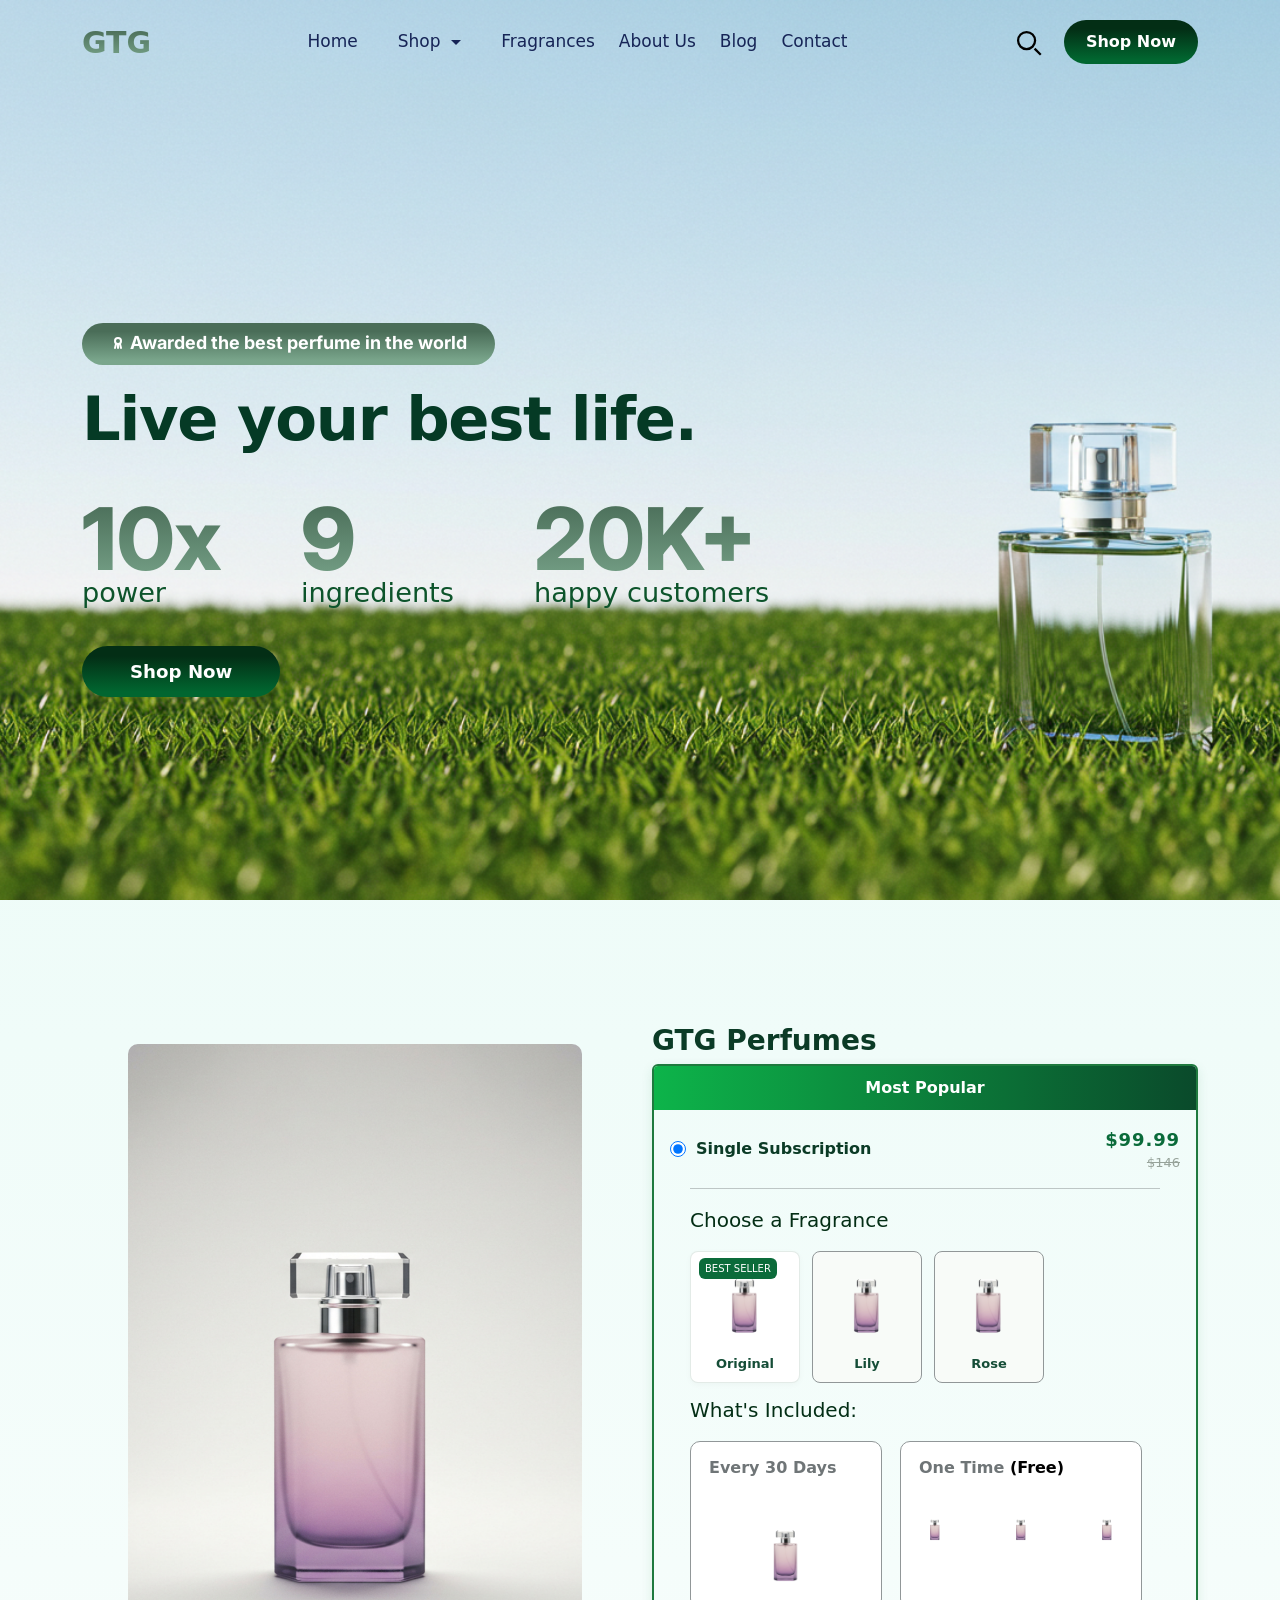
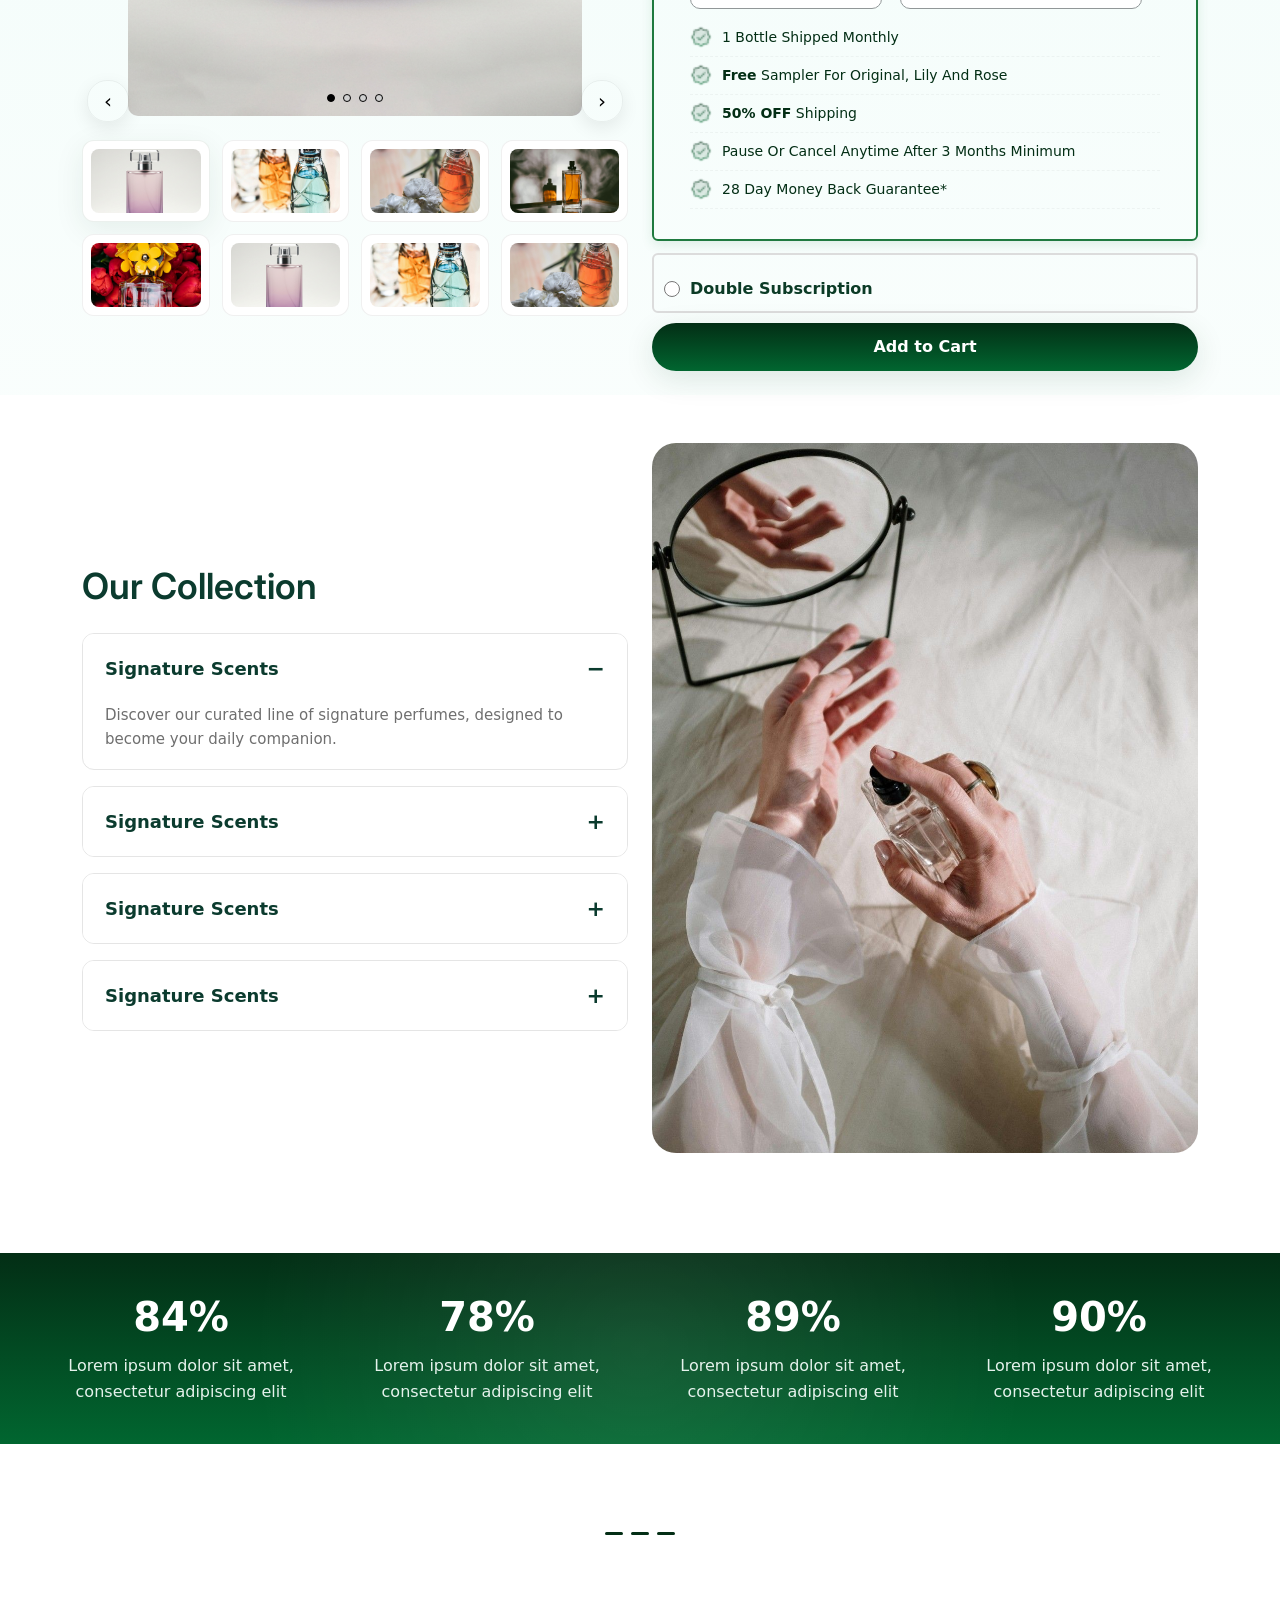
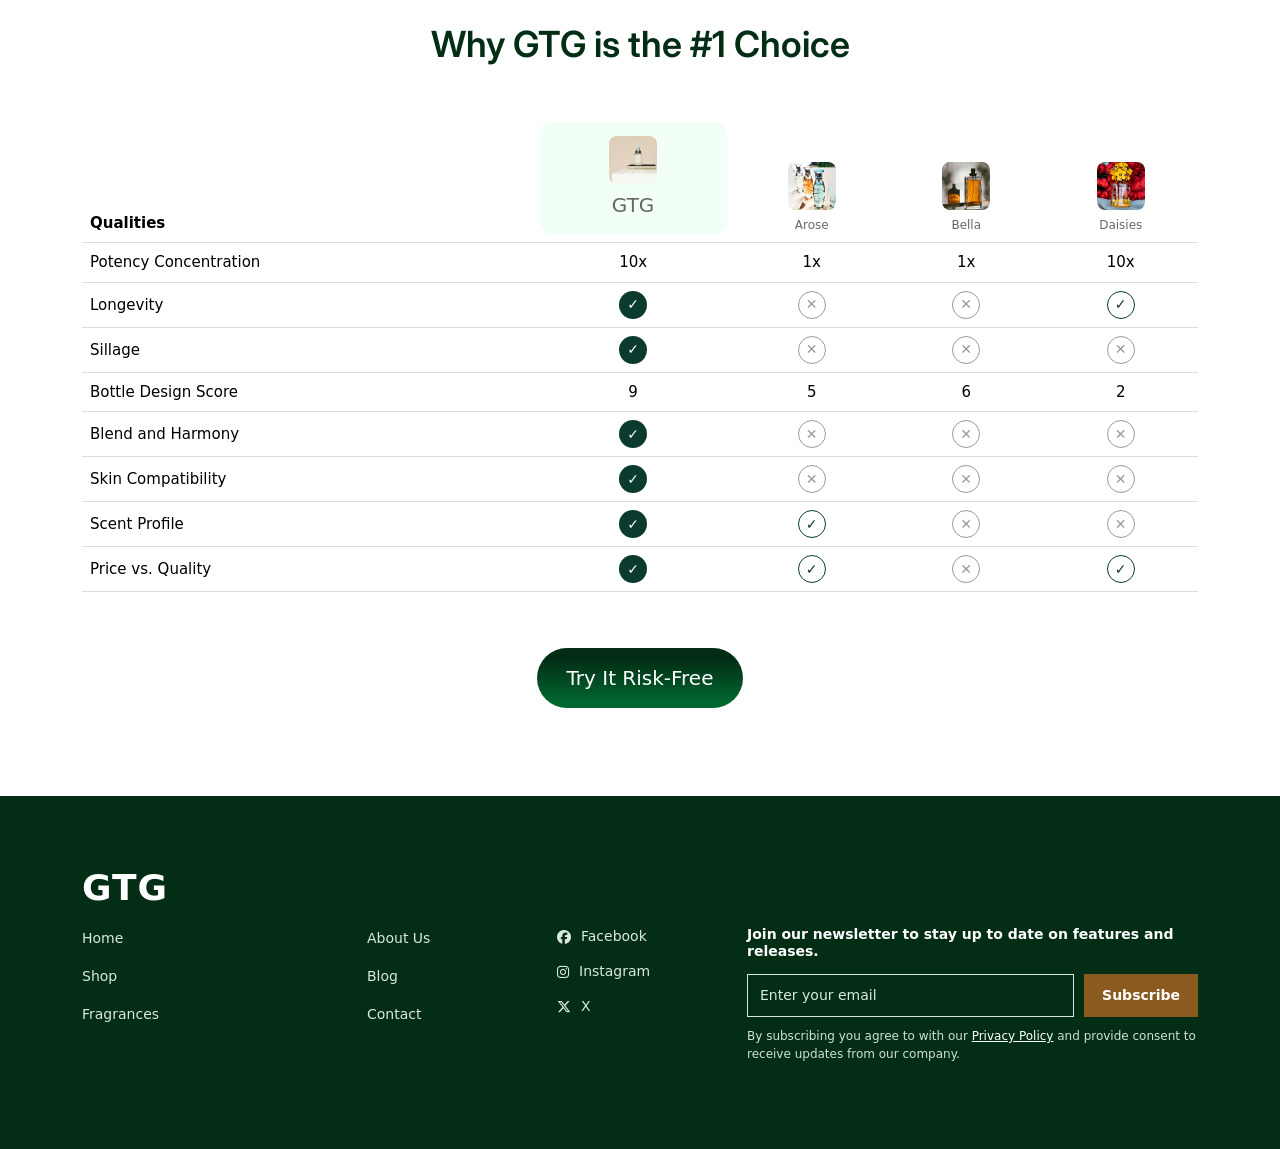
<file: index.html>
<!DOCTYPE html>
<html lang="en">
  <head>
    <meta charset="UTF-8" />
    <meta name="viewport" content="width=device-width, initial-scale=1.0" />
    <title>GTG</title>
    <link rel="stylesheet" href="css/styles.css" />

    <!-- Latest compiled and minified CSS -->
    <link
      href="https://cdn.jsdelivr.net/npm/bootstrap@5.3.3/dist/css/bootstrap.min.css"
      rel="stylesheet"
    />

    <!-- Font Awesome -->
    <link
      rel="stylesheet"
      href="https://cdnjs.cloudflare.com/ajax/libs/font-awesome/6.5.1/css/all.min.css"
    />

    <!-- Latest compiled JavaScript -->
    <script src="https://cdn.jsdelivr.net/npm/bootstrap@5.3.3/dist/js/bootstrap.bundle.min.js"></script>

    <!-- Google font -->
    <link rel="preconnect" href="https://fonts.googleapis.com" />
    <link rel="preconnect" href="https://fonts.gstatic.com" crossorigin />
    <link
      href="https://fonts.googleapis.com/css2?family=Inter:ital,opsz,wght@0,14..32,100..900;1,14..32,100..900&display=swap"
      rel="stylesheet"
    />
  </head>
  <body>
    <header class="site-header">
      <div class="container d-flex justify-content-between align-items-center">
        <div class="logo">GTG</div>

        <nav class="nav d-none d-md-flex gap-4">
          <a href="#">Home</a>
          <div class="nav-item dropdown-hover">
            <a
              href="#"
              class="nav-link dropdown-toggle"
              aria-haspopup="true"
              aria-expanded="false"
              >Shop</a
            >
            <ul class="sub-menu" aria-label="Shop submenu">
              <li><a href="#">Shop 1</a></li>
              <li><a href="#">Shop 2</a></li>
              <li><a href="#">Shop 3</a></li>
              <li><a href="#">Shop 4</a></li>
            </ul>
          </div>
          <a href="#">Fragrances</a>
          <a href="#">About Us</a>
          <a href="#">Blog</a>
          <a href="#">Contact</a>
        </nav>

        <button
          id="mobileMenuBtn"
          class="btn-mobile d-md-none"
          aria-expanded="false"
          aria-controls="mobileMenu"
          aria-label="Open menu"
        >
          <span class="hamburger">
            <span></span><span></span><span></span>
          </span>
        </button>

        <!-- SEARCH BUTTON -->
        <div style="display: flex; align-items: center; gap: 12px">
          <button
            class="btn-search"
            id="searchBtn"
            aria-expanded="false"
            aria-controls="searchBox"
            aria-label="Open search"
          >
            <svg
              stroke="#053a25"
              fill="none"
              stroke-width="1.6"
              viewBox="0 0 24 24"
              aria-hidden="true"
            >
              <circle cx="11" cy="11" r="6"></circle>
              <line x1="21" y1="21" x2="16.65" y2="16.65"></line>
            </svg>
          </button>

          <!-- search box -->
          <div
            class="search-box"
            id="searchBox"
            role="search"
            aria-hidden="true"
          >
            <input
              type="search"
              id="searchInput"
              placeholder="Search..."
              aria-label="Search"
            />
            <button
              class="search-clear"
              id="searchClear"
              aria-label="Clear search"
              title="Clear"
            ></button>
          </div>

          <button class="btn-shop">Shop Now</button>
        </div>
      </div>
    </header>
    <nav id="mobileMenu" class="mobile-menu d-md-none" aria-hidden="true">
      <div class="mobile-menu-inner">
        <button
          id="mobileMenuClose"
          class="mobile-close"
          aria-label="Close menu"
        >
          &times;
        </button>

        <ul class="mobile-nav">
          <li><a href="#">Home</a></li>
          <li class="mobile-has-submenu">
            <button
              class="mobile-sub-toggle"
              aria-expanded="false"
              aria-controls="mobile-sub-1"
            >
              Shop
            </button>
            <ul id="mobile-sub-1" class="mobile-submenu" hidden>
              <li><a href="#">Shop 1</a></li>
              <li><a href="#">Shop 2</a></li>
              <li><a href="#">Shop 3</a></li>
              <li><a href="#">Shop 4</a></li>
            </ul>
          </li>

          <li><a href="#">Fragrances</a></li>
          <li><a href="#">About Us</a></li>
          <li><a href="#">Blog</a></li>
          <li><a href="#">Contact</a></li>
        </ul>

        <div class="mobile-actions">
          <button class="btn-search">Search</button>
          <button class="btn-shop">Shop Now</button>
        </div>
      </div>
    </nav>

    <section class="hero">
      <div class="overlay"></div>

      <div class="container hero-content">
        <div class="hero-left">
          <div class="badge rounded-pill">
            <svg
              xmlns="http://www.w3.org/2000/svg"
              width="16"
              height="22"
              fill="none"
              stroke="white"
              stroke-width="2"
              stroke-linecap="round"
              stroke-linejoin="round"
            >
              <circle cx="8" cy="8" r="3"></circle>
              <path d="M5 15l1-4"></path>
              <path d="M11 15l-1-4"></path>
              <path d="M8 11v4"></path>
            </svg>
            Awarded the best perfume in the world
          </div>

          <h1 class="title">Live your best life.</h1>

          <div class="stats">
            <div class="stat">
              <div class="num">10x</div>
              <div class="label">power</div>
            </div>
            <div class="stat">
              <div class="num">9</div>
              <div class="label">ingredients</div>
            </div>
            <div class="stat">
              <div class="num">20K+</div>
              <div class="label">happy customers</div>
            </div>
          </div>

          <button class="btn-shop large">Shop Now</button>
        </div>
      </div>
    </section>

    <section class="product-view">
      <div class="container py-4">
        <div class="row g-4 align-items-start">
          <div class="col-12 col-md-6">
            <div class="product-gallery">
              <div class="gallery-stage">
                <button class="g-nav g-prev" aria-label="previous image">
                  ‹
                </button>

                <img id="pvMain" src="images/product1.png" alt="Perfume" />

                <button class="g-nav g-next" aria-label="next image">›</button>

                <div class="g-dots" id="pvDots">
                  <span class="dot active"></span>
                  <span class="dot"></span>
                  <span class="dot"></span>
                  <span class="dot"></span>
                </div>
              </div>

              <div class="thumbs-row">
                <button
                  class="thumb active"
                  data-src="images/products/p1.jpg"
                  aria-label="thumb 1"
                >
                  <img src="images/products/p1.jpg" alt="thumb 1" />
                </button>
                <button
                  class="thumb"
                  data-src="images/products/p2.jpg"
                  aria-label="thumb 2"
                >
                  <img src="images/products/p2.jpg" alt="thumb 2" />
                </button>
                <button
                  class="thumb"
                  data-src="images/products/p3.jpg"
                  aria-label="thumb 3"
                >
                  <img src="images/products/p3.jpg" alt="thumb 3" />
                </button>
                <button
                  class="thumb"
                  data-src="images/products/p4.jpg"
                  aria-label="thumb 4"
                >
                  <img src="images/products/p4.jpg" alt="thumb 4" />
                </button>
                <button
                  class="thumb"
                  data-src="images/products/p5.jpg"
                  aria-label="thumb 5"
                >
                  <img src="images/products/p5.jpg" alt="thumb 5" />
                </button>
                <button
                  class="thumb"
                  data-src="images/products/p1.jpg"
                  aria-label="thumb 6"
                >
                  <img src="images/products/p1.jpg" alt="thumb 6" />
                </button>
                <button
                  class="thumb"
                  data-src="images/products/p2.jpg"
                  aria-label="thumb 2"
                >
                  <img src="images/products/p2.jpg" alt="thumb 2" />
                </button>
                <button
                  class="thumb"
                  data-src="images/products/p3.jpg"
                  aria-label="thumb 3"
                >
                  <img src="images/products/p3.jpg" alt="thumb 3" />
                </button>
              </div>
            </div>
          </div>

          <div class="col-12 col-md-6">
            <div class="product-details">
              <h2 class="pv-title">GTG Perfumes</h2>

              <div class="price-card active" id="singleCard">
                <div class="price-card-head">Most Popular</div>

                <div class="price-card-body">
                  <div class="subscription-line">
                    <label class="radio">
                      <input
                        id="singleRadio"
                        type="radio"
                        name="subscription"
                        value="single"
                        checked
                      />
                      <span class="radio-label">Single Subscription</span>
                    </label>

                    <div class="price" id="priceSingleBlock">
                      <div class="price-current" id="priceCurrent">$99.99</div>
                      <div class="price-old" id="priceOld">$146</div>
                    </div>
                  </div>

                  <div id="singleDetails" class="price-ss">
                    <hr />

                    <div class="pv-fragrances" id="fragSingle">
                      <div class="pv-frag-label">Choose a Fragrance</div>
                      <div class="pv-frag-list">
                        <label class="frag-item active">
                          <input type="radio" name="frag1" checked />
                          <img src="images/p1.png" alt="Original" />
                          <div class="frag-title">Original</div>
                          <div class="frag-badge">BEST SELLER</div>
                        </label>

                        <label class="frag-item">
                          <input type="radio" name="frag1" />
                          <img src="images/p1.png" alt="Lily" />
                          <div class="frag-title">Lily</div>
                        </label>

                        <label class="frag-item">
                          <input type="radio" name="frag1" />
                          <img src="images/p1.png" alt="Rose" />
                          <div class="frag-title">Rose</div>
                        </label>
                      </div>
                    </div>

                    <div class="pv-includes">
                      <div class="pv-include-title">What's Included:</div>
                      <div class="pv-includes-grid">
                        <div class="include-box">
                          <div class="include-title">Every 30 Days</div>
                          <div class="include-inner">
                            <img
                              class="product-large"
                              src="images/p1.png"
                              alt="large product"
                            />
                          </div>
                        </div>

                        <div class="include-box">
                          <div class="include-title">
                            One Time <span class="muted">(Free)</span>
                          </div>
                          <div class="include-inner">
                            <div class="small-images">
                              <img src="images/p1.png" alt="small 1" />
                              <img src="images/p1.png" alt="small 2" />
                              <img src="images/p1.png" alt="small 3" />
                            </div>
                          </div>
                        </div>
                      </div>
                    </div>

                    <ul class="pv-features">
                      <li>1 Bottle Shipped Monthly</li>
                      <li>
                        <strong>Free</strong> Sampler For Original, Lily And
                        Rose
                      </li>
                      <li><strong>50% OFF</strong> Shipping</li>
                      <li>Pause Or Cancel Anytime After 3 Months Minimum</li>
                      <li>28 Day Money Back Guarantee*</li>
                    </ul>
                  </div>

                  <div id="doubleDetails" class="ds-panel visually-hidden">
                    <div class="pv-fragrances">
                      <div class="pv-frag-label">Choose Fragrance 1</div>
                      <div class="pv-frag-list" id="frag1List">
                        <label class="frag-item active">
                          <input type="radio" name="frag1_ds" checked />
                          <img src="images/p1.png" alt="Original" />
                          <div class="frag-title">Original</div>
                        </label>
                        <label class="frag-item"
                          ><input type="radio" name="frag1_ds" /><img
                            src="images/p1.png"
                            alt="Lily"
                          />
                          <div class="frag-title">Lily</div></label
                        >
                        <label class="frag-item"
                          ><input type="radio" name="frag1_ds" /><img
                            src="images/p1.png"
                            alt="Rose"
                          />
                          <div class="frag-title">Rose</div></label
                        >
                      </div>
                    </div>

                    <div class="pv-fragrances" style="margin-top: 14px">
                      <div class="pv-frag-label">Choose Fragrance 2</div>
                      <div class="pv-frag-list" id="frag2List">
                        <label class="frag-item active">
                          <input type="radio" name="frag2_ds" checked />
                          <img src="images/p1.png" alt="Original" />
                          <div class="frag-title">Original</div>
                        </label>
                        <label class="frag-item"
                          ><input type="radio" name="frag2_ds" /><img
                            src="images/p1.png"
                            alt="Lily"
                          />
                          <div class="frag-title">Lily</div></label
                        >
                        <label class="frag-item"
                          ><input type="radio" name="frag2_ds" /><img
                            src="images/p1.png"
                            alt="Rose"
                          />
                          <div class="frag-title">Rose</div></label
                        >
                      </div>
                    </div>

                    <div class="pv-includes" style="margin-top: 12px">
                      <div class="pv-include-title">What's Included:</div>
                      <div class="pv-includes-grid">
                        <div class="include-box">
                          <div class="include-title">Every 30 Days</div>
                          <div class="include-inner">
                            <div
                              style="
                                display: flex;
                                gap: 12px;
                                align-items: center;
                              "
                            >
                              <img
                                class="product-large"
                                src="images/p1.png"
                                style="width: 110px"
                                alt="p1"
                              />
                              <img
                                class="product-large"
                                src="images/p1.png"
                                style="width: 110px"
                                alt="p2"
                              />
                            </div>
                          </div>
                        </div>

                        <div class="include-box">
                          <div class="include-title">
                            One Time <span class="muted">(Free)</span>
                          </div>
                          <div class="include-inner">
                            <div class="small-images">
                              <img src="images/p1.png" alt="small 1" />
                              <img src="images/p1.png" alt="small 2" />
                              <img src="images/p1.png" alt="small 3" />
                            </div>
                          </div>
                        </div>
                      </div>
                    </div>

                    <ul class="pv-features" style="margin-top: 10px">
                      <li>2 Bottles Shipped Monthly</li>
                      <li>
                        <strong>Free</strong> Sampler For Original, Lily And
                        Rose
                      </li>
                      <li><strong>50% OFF</strong> Shipping</li>
                      <li>Pause Or Cancel Anytime After 3 Months Minimum</li>
                      <li>28 Day Money Back Guarantee*</li>
                    </ul>
                  </div>
                </div>
              </div>

              <div
                class="price-card-ds"
                id="doubleCard"
                style="margin-top: 8px"
              >
                <div class="price-card-body-ds">
                  <div
                    class="pv-actions"
                    style="
                      display: flex;
                      align-items: center;
                      justify-content: space-between;
                    "
                  >
                    <label class="radio secondary">
                      <input
                        id="doubleRadio"
                        type="radio"
                        name="subscription"
                        value="double"
                      />
                      <span class="radio-label">Double Subscription</span>
                    </label>

                    <div
                      class="price"
                      id="priceDoubleBlock"
                      style="
                        display: flex;
                        flex-direction: column;
                        align-items: flex-end;
                        gap: 4px;
                      "
                    >
                      <div
                        class="price-current"
                        id="priceDouble"
                        style="display: none"
                      >
                        $169.99
                      </div>
                      <div
                        class="price-old"
                        id="priceDoubleOld"
                        style="display: none"
                      >
                        $146
                      </div>
                    </div>
                  </div>
                </div>
              </div>

              <button class="btn-add" id="addToCartBtn">Add to Cart</button>
            </div>
          </div>
        </div>
      </div>
    </section>

    <section class="our-collection py-5">
      <div class="container">
        <div class="row align-items-center gy-4">
          <div class="col-lg-6">
            <h2 class="section-title mb-4">Our Collection</h2>

            <div class="collection-accordion">
              <div class="collection-item active">
                <button class="collection-header">
                  <span>Signature Scents</span>
                  <span class="icon">−</span>
                </button>
                <div class="collection-body">
                  <p>
                    Discover our curated line of signature perfumes, designed to
                    become your daily companion.
                  </p>
                </div>
              </div>

              <div class="collection-item">
                <button class="collection-header">
                  <span>Signature Scents</span>
                  <span class="icon">+</span>
                </button>
                <div class="collection-body">
                  <p>
                    Discover our curated line of signature perfumes, designed to
                    become your daily companion.
                  </p>
                </div>
              </div>

              <div class="collection-item">
                <button class="collection-header">
                  <span>Signature Scents</span>
                  <span class="icon">+</span>
                </button>
                <div class="collection-body">
                  <p>
                    Discover our curated line of signature perfumes, designed to
                    become your daily companion.
                  </p>
                </div>
              </div>

              <div class="collection-item">
                <button class="collection-header">
                  <span>Signature Scents</span>
                  <span class="icon">+</span>
                </button>
                <div class="collection-body">
                  <p>
                    Discover our curated line of signature perfumes, designed to
                    become your daily companion.
                  </p>
                </div>
              </div>
            </div>
          </div>

          <div class="col-lg-6 text-center">
            <div class="collection-image">
              <img
                src="images/our-collection.jpg"
                alt="Our Collection"
                class="img-fluid"
              />
            </div>
          </div>
        </div>
      </div>
      <div class="collection-stats">
        <div class="row text-center">
          <div class="col-6 col-md-3 stat-item">
            <h2>84%</h2>
            <p>Lorem ipsum dolor sit amet, consectetur adipiscing elit</p>
          </div>

          <div class="col-6 col-md-3 stat-item">
            <h2>78%</h2>
            <p>Lorem ipsum dolor sit amet, consectetur adipiscing elit</p>
          </div>

          <div class="col-6 col-md-3 stat-item">
            <h2>89%</h2>
            <p>Lorem ipsum dolor sit amet, consectetur adipiscing elit</p>
          </div>

          <div class="col-6 col-md-3 stat-item">
            <h2>90%</h2>
            <p>Lorem ipsum dolor sit amet, consectetur adipiscing elit</p>
          </div>
        </div>
      </div>
    </section>

    <div class="divider">
      <span></span>
      <span></span>
      <span></span>
    </div>

    <section class="why-gtg py-5">
      <div class="container">
        <h2 class="text-center section-title mb-5">Why GTG is the #1 Choice</h2>

        <div class="table-responsive">
          <table class="table comparison-table align-middle text-center">
            <thead>
              <tr>
                <th class="text-start">Qualities</th>

                <th class="brand-col">
                  <div class="brand-head active">
                    <img src="images/i1.jpg" alt="GTG" />
                    <span class="gtg-col">GTG</span>
                  </div>
                </th>

                <th>
                  <div class="brand-head">
                    <img src="images/i2.jpg" alt="Arose" />
                    <span>Arose</span>
                  </div>
                </th>

                <th>
                  <div class="brand-head">
                    <img src="images/i3.jpg" alt="Bella" />
                    <span>Bella</span>
                  </div>
                </th>

                <th>
                  <div class="brand-head">
                    <img src="images/i4.jpg" alt="Daisies" />
                    <span>Daisies</span>
                  </div>
                </th>
              </tr>
            </thead>

            <tbody>
              <tr>
                <td class="text-start">Potency Concentration</td>
                <td class="brand-col">10x</td>
                <td>1x</td>
                <td>1x</td>
                <td>10x</td>
              </tr>

              <tr>
                <td class="text-start">Longevity</td>
                <td class="brand-col"><span class="check">✓</span></td>
                <td><span class="cross">✕</span></td>
                <td><span class="cross">✕</span></td>
                <td><span class="check light">✓</span></td>
              </tr>

              <tr>
                <td class="text-start">Sillage</td>
                <td class="brand-col"><span class="check">✓</span></td>
                <td><span class="cross">✕</span></td>
                <td><span class="cross">✕</span></td>
                <td><span class="cross">✕</span></td>
              </tr>

              <tr>
                <td class="text-start">Bottle Design Score</td>
                <td class="brand-col">9</td>
                <td>5</td>
                <td>6</td>
                <td>2</td>
              </tr>

              <tr>
                <td class="text-start">Blend and Harmony</td>
                <td class="brand-col"><span class="check">✓</span></td>
                <td><span class="cross">✕</span></td>
                <td><span class="cross">✕</span></td>
                <td><span class="cross">✕</span></td>
              </tr>

              <tr>
                <td class="text-start">Skin Compatibility</td>
                <td class="brand-col"><span class="check">✓</span></td>
                <td><span class="cross">✕</span></td>
                <td><span class="cross">✕</span></td>
                <td><span class="cross">✕</span></td>
              </tr>

              <tr>
                <td class="text-start">Scent Profile</td>
                <td class="brand-col"><span class="check">✓</span></td>
                <td><span class="check light">✓</span></td>
                <td><span class="cross">✕</span></td>
                <td><span class="cross">✕</span></td>
              </tr>

              <tr>
                <td class="text-start">Price vs. Quality</td>
                <td class="brand-col"><span class="check">✓</span></td>
                <td><span class="check light">✓</span></td>
                <td><span class="cross">✕</span></td>
                <td><span class="check light">✓</span></td>
              </tr>
            </tbody>
          </table>
        </div>

        <div class="tryit">
          <button class="btn try-btn">Try It Risk-Free</button>
        </div>
      </div>
    </section>

    <footer class="gtg-footer">
      <div class="container">
        <div class="row gy-4">
          <div class="col-lg-3 col-md-6">
            <h2 class="footer-logo">GTG</h2>

            <ul class="footer-links mt-3">
              <li><a href="#">Home</a></li>
              <li><a href="#">Shop</a></li>
              <li><a href="#">Fragrances</a></li>
            </ul>
          </div>

          <div class="col-lg-2 col-md-6">
            <ul class="footer-links ft-links">
              <li><a href="#">About Us</a></li>
              <li><a href="#">Blog</a></li>
              <li><a href="#">Contact</a></li>
            </ul>
          </div>

          <div class="col-lg-2 col-md-6">
            <ul class="footer-social ft-links">
              <li>
                <a href="#">
                  <i class="fa-brands fa-facebook"></i>
                  Facebook
                </a>
              </li>

              <li>
                <a href="#">
                  <i class="fa-brands fa-instagram"></i>
                  Instagram
                </a>
              </li>

              <li>
                <a href="#">
                  <i class="fa-brands fa-x-twitter"></i>
                  X
                </a>
              </li>
            </ul>
          </div>

          <div class="col-lg-5 col-md-12">
            <h6 class="newsletter-title ft-links">
              Join our newsletter to stay up to date on features and releases.
            </h6>

            <form class="newsletter-form">
              <input type="email" placeholder="Enter your email" />
              <button type="submit">Subscribe</button>
            </form>

            <p class="newsletter-note">
              By subscribing you agree to with our
              <a href="#">Privacy Policy</a>
              and provide consent to receive updates from our company.
            </p>
          </div>
        </div>
      </div>
    </footer>

    <!-- JavaScript -->
    <script>
      document.querySelectorAll(".btn").forEach((b) => {
        b.addEventListener("keydown", (e) => {
          if (e.key === "Enter") b.click();
        });
      });

      // Menu
      (function () {
        const btn = document.getElementById("mobileMenuBtn");
        const mobile = document.getElementById("mobileMenu");
        const closeBtn = document.getElementById("mobileMenuClose");

        function openMenu() {
          mobile.classList.add("open");
          btn.classList.add("open");
          btn.setAttribute("aria-expanded", "true");
          mobile.setAttribute("aria-hidden", "false");
          document.documentElement.style.overflow = "hidden";
        }

        function closeMenu() {
          mobile.classList.remove("open");
          btn.classList.remove("open");
          btn.setAttribute("aria-expanded", "false");
          mobile.setAttribute("aria-hidden", "true");
          document.documentElement.style.overflow = "";
        }

        btn &&
          btn.addEventListener("click", function () {
            if (mobile.classList.contains("open")) closeMenu();
            else openMenu();
          });

        closeBtn && closeBtn.addEventListener("click", closeMenu);

        mobile &&
          mobile.addEventListener("click", function (e) {
            if (e.target === mobile) closeMenu();
          });

        document.addEventListener("keydown", function (e) {
          if (e.key === "Escape" && mobile.classList.contains("open"))
            closeMenu();
        });
      })();

      (function () {
        // Mobile submenu toggles
        document.querySelectorAll(".mobile-sub-toggle").forEach(function (btn) {
          btn.addEventListener("click", function () {
            const expanded = btn.getAttribute("aria-expanded") === "true";
            const targetId = btn.getAttribute("aria-controls");
            const target = document.getElementById(targetId);

            if (!target) return;

            if (expanded) {
              target.hidden = true;
              btn.setAttribute("aria-expanded", "false");
            } else {
              target.hidden = false;
              btn.setAttribute("aria-expanded", "true");
            }
          });
        });

        // close mobile submenu(s) when mobile menu closes
        const mobileMenu = document.getElementById("mobileMenu");
        const mobileMenuBtn = document.getElementById("mobileMenuBtn");
        const mobileMenuClose = document.getElementById("mobileMenuClose");

        function closeAllMobileSubmenus() {
          document.querySelectorAll(".mobile-sub-toggle").forEach((b) => {
            const id = b.getAttribute("aria-controls");
            const t = document.getElementById(id);
            if (t) {
              t.hidden = true;
              b.setAttribute("aria-expanded", "false");
            }
          });
        }

        if (mobileMenuBtn) {
          mobileMenuBtn.addEventListener("click", function () {
            if (mobileMenu.classList.contains("open")) {
              closeAllMobileSubmenus();
            } else {
              closeAllMobileSubmenus();
            }
          });
        }
        if (mobileMenuClose) {
          mobileMenuClose.addEventListener("click", closeAllMobileSubmenus);
        }

        window.addEventListener("resize", function () {
          if (window.innerWidth >= 768) {
            closeAllMobileSubmenus();
          }
        });
      })();

      // <!-- search button -->
      (function () {
        const searchBtn = document.getElementById("searchBtn");
        const searchBox = document.getElementById("searchBox");
        const searchInput = document.getElementById("searchInput");
        const searchClear = document.getElementById("searchClear");

        function openSearch() {
          searchBox.classList.add("active");
          searchBtn.setAttribute("aria-expanded", "true");
          searchBox.setAttribute("aria-hidden", "false");
          setTimeout(() => searchInput.focus(), 160);
        }
        function closeSearch() {
          searchBox.classList.remove("active");
          searchBtn.setAttribute("aria-expanded", "false");
          searchBox.setAttribute("aria-hidden", "true");
        }

        searchBtn.addEventListener("click", function (e) {
          e.stopPropagation();
          if (searchBox.classList.contains("active")) closeSearch();
          else openSearch();
        });

        searchClear.addEventListener("click", function (e) {
          e.stopPropagation();
          searchInput.value = "";
          searchInput.focus();
        });

        document.addEventListener("click", function (e) {
          if (!searchBox.contains(e.target) && !searchBtn.contains(e.target)) {
            closeSearch();
          }
        });

        document.addEventListener("keydown", function (e) {
          if (e.key === "Escape") closeSearch();
          if (e.key === "Enter" && document.activeElement === searchInput) {
            console.log("Search submitted:", searchInput.value);
          }
        });

        searchBox.addEventListener("click", function (e) {
          e.stopPropagation();
        });
      })();

      //   Product section
      (function () {
        const main = document.getElementById("pvMain");
        const thumbs = document.querySelectorAll(".thumb");
        const dots = document.querySelectorAll("#pvDots .dot");
        const prev = document.querySelector(".g-prev");
        const next = document.querySelector(".g-next");
        let idx = 0;
        const imgs = Array.from(thumbs).map((t) => t.dataset.src);

        function setActive(i) {
          idx = (i + imgs.length) % imgs.length;
          main.src = imgs[idx];
          thumbs.forEach((t) => t.classList.remove("active"));
          dots.forEach((d) => d.classList.remove("active"));
          if (thumbs[idx]) thumbs[idx].classList.add("active");
          if (dots[idx]) dots[idx].classList.add("active");
        }

        thumbs.forEach((t, i) => {
          t.addEventListener("click", () => setActive(i));
        });

        prev.addEventListener("click", () => setActive(idx - 1));
        next.addEventListener("click", () => setActive(idx + 1));

        dots.forEach((d, i) => d.addEventListener("click", () => setActive(i)));

        setActive(0);
      })();

      // GTG Single / Double
      const singleRadio = document.getElementById("singleRadio");
      const doubleRadio = document.getElementById("doubleRadio");

      const singleDetails = document.getElementById("singleDetails");
      const doubleDetails = document.getElementById("doubleDetails");

      const singleCard = document.getElementById("singleCard");
      const doubleCard = document.getElementById("doubleCard");

      const priceCurrent = document.getElementById("priceCurrent");
      const priceOld = document.getElementById("priceOld");

      const priceDouble = document.getElementById("priceDouble");
      const priceDoubleOld = document.getElementById("priceDoubleOld");

      singleCard.classList.add("active");
      doubleCard.classList.remove("active");
      singleDetails.style.display = "block";
      doubleDetails.style.display = "none";
      doubleDetails.classList.add("visually-hidden");

      priceCurrent.textContent = "$99.99";
      priceOld.textContent = "$146";
      priceDouble.style.display = "none";
      priceDoubleOld.style.display = "none";

      // SINGLE SUBSCRIPTION
      singleRadio.addEventListener("change", () => {
        if (!singleRadio.checked) return;

        singleCard.classList.add("active");
        doubleCard.classList.remove("active");

        singleDetails.style.display = "block";
        doubleDetails.classList.add("visually-hidden");
        doubleDetails.style.display = "none";

        priceCurrent.textContent = "$99.99";
        priceOld.textContent = "$146";

        priceDouble.style.display = "none";
        priceDoubleOld.style.display = "none";
      });

      // DOUBLE SUBSCRIPTION
      doubleRadio.addEventListener("change", () => {
        if (!doubleRadio.checked) return;

        singleCard.classList.remove("active");
        doubleCard.classList.add("active");

        singleDetails.style.display = "none";
        doubleDetails.classList.remove("visually-hidden");
        doubleDetails.style.display = "block";

        priceDouble.style.display = "block";
        priceDoubleOld.style.display = "block";
      });

      // Our collection

      document.querySelectorAll(".collection-header").forEach((header) => {
        header.addEventListener("click", () => {
          const item = header.parentElement;
          const isActive = item.classList.contains("active");

          document.querySelectorAll(".collection-item").forEach((i) => {
            i.classList.remove("active");
            i.querySelector(".icon").textContent = "+";
          });

          if (!isActive) {
            item.classList.add("active");
            header.querySelector(".icon").textContent = "−";
          }
        });
      });
    </script>
  </body>
</html>
</file>
<file: css/styles.css>
:root {
  --green-900: #0b3b26;
  --green-700: #1a6a43;
  --mint-100: #eaf7f1;
  --t1-font-family: "Inter", sans-serif;
}

body {
  background: linear-gradient(
    180deg,
    rgba(230, 250, 245, 1) 0%,
    rgba(255, 255, 255, 1) 60%
  );
  color: #0b3b26;
  margin: 0;
}

.hero {
  position: relative;
  width: 100%;
  min-height: 100vh;
  background-image: url("../images/home.png");
  background-size: cover;
  background-position: center top;
  background-repeat: no-repeat;
  padding-top: 120px;
  display: flex;
  align-items: center;
}

.site-header {
  padding: 18px 0;
  position: absolute;
  top: 0;
  left: 0;
  width: 100%;
  z-index: 60;
  display: block;
}
.site-header .container {
  position: relative;
  align-items: center;
}
.btn-search {
  display: inline-flex;
  align-items: center;
  justify-content: center;

  width: 48px; 
  height: 48px;
  padding: 0;
  margin: 0;
  background: transparent;
  border: none;
  cursor: pointer;
  box-sizing: border-box;
}

.btn-search svg {
  width: 34px; 
  height: 34px;
  display: block;
  vertical-align: middle;
  stroke: #000000;
}
.btn-search:hover svg {
  stroke: #171717;
}
.search-box {
  position: absolute;
  right: 150px; 
  top: 40px; 
  display: flex;
  align-items: center;
  gap: 8px;
  background: #ffffff71;
  border-radius: 28px;
  padding: 6px 10px;
  box-shadow: 0 8px 28px rgba(0, 0, 0, 0.12);
  opacity: 0;
  transform: translateY(-6px) scale(0.98);
  pointer-events: none;
  transition: opacity 0.18s ease, transform 0.18s ease;
  z-index: 120;
}

.search-box.active {
  opacity: 1;
  transform: translateY(0) scale(1);
  pointer-events: auto;
}

.search-box input {
  border: none;
  outline: none;
  font-size: 15px;
  min-width: 180px;
  background: transparent;
  color: #000000;
  padding: 6px 4px;
}

.search-clear {
  background: transparent;
  border: none;
  font-size: 18px;
  line-height: 1;
  color: #777;
  padding: 4px 8px;
  cursor: pointer;
  border-radius: 6px;
}
.search-clear:hover {
  color: #222;
}

@media (max-width: 576px) {
  .search-box {
    position: fixed;
    top: 68px;
    right: 16px;
    left: 16px;
    min-width: auto;
    justify-content: space-between;
  }
  .search-box input {
    min-width: 60%;
  }
  .search-box.active {
    transform: translateY(0);
  }
}

.logo {
  font-size: 30px;
  font-weight: 800;
  /* line-height: 150%; */
  background: linear-gradient(180deg, #4a6d58 20%, #7aa68c 90%);
  -webkit-background-clip: text;
  -webkit-text-fill-color: transparent;
}

.nav a {
  color: #162456;
  text-decoration: none;
  font-weight: 500;
  transition: 0.2s;
  font-size: 17px;
  font-weight: 400;
}
.nav a:hover {
  opacity: 0.7;
}
.nav-item {
  position: relative;
}

.nav-item .dropdown-toggle {
  display: inline-flex;
  align-items: center;
  gap: 0.4rem;
  cursor: pointer;
}

/* sub-menu card */
.nav-item .sub-menu {
  position: absolute;
  top: calc(100% + 8px);
  left: 0;
  min-width: 200px;
  background: #fff;
  border-radius: 8px;
  padding: 8px 0;
  box-shadow: 0 10px 30px rgba(0, 0, 0, 0.12);
  list-style: none;
  margin: 0;
  opacity: 0;
  visibility: hidden;
  transform: translateY(8px);
  transition: opacity 0.18s ease, transform 0.18s ease, visibility 0.18s;
  z-index: 60;
}

.nav-item .sub-menu li a {
  display: block;
  padding: 10px 16px;
  color: #053a25;
  font-weight: 500;
  text-decoration: none;
  white-space: nowrap;
}
.nav-item .sub-menu li a:hover {
  background: rgba(1, 102, 51, 0.06);
  color: #016630;
}

.nav-item:hover .sub-menu,
.nav-item:focus-within .sub-menu {
  opacity: 1;
  visibility: visible;
  transform: translateY(0);
}

.nav-item .dropdown-toggle[aria-expanded="true"]::after {
  transform: rotate(180deg);
}

.mobile-has-submenu {
  list-style: none;
  padding: 0;
  margin: 0;
}
.mobile-sub-toggle {
  width: 100%;
  text-align: left;
  padding: 12px 0;
  background: transparent;
  border: none;
  font-size: 1rem;
  font-weight: 600;
  color: #053a25;
  display: flex;
  justify-content: space-between;
  align-items: center;
  cursor: pointer;
}
.mobile-sub-toggle::after {
  content: "▾";
  margin-left: 8px;
  transition: transform 0.18s ease;
}
.mobile-sub-toggle[aria-expanded="true"]::after {
  transform: rotate(-180deg);
}

.mobile-submenu {
  padding-left: 10px;
  margin: 6px 0 12px;
  /* border-left: 2px solid rgba(5,58,37,0.04); */
}
.mobile-submenu li {
  list-style: none;
}
.mobile-submenu li a {
  display: block;
  /* padding: 8px 10px;             */
  color: #737373;
  text-decoration: none;
  font-weight: 500;
}
.mobile-submenu li a:hover {
  background: rgba(1, 102, 51, 0.04);
}

@media (min-width: 768px) {
  .mobile-submenu,
  .mobile-has-submenu,
  .mobile-sub-toggle {
    display: none !important;
  }
}

.btn-shop {
  background: linear-gradient(180deg, #032e15 20%, #016630 90%);
  padding: 10px 22px;
  border-radius: 30px;
  color: white;
  font-weight: 600;
  border: none;
}
.btn-shop.large {
  padding: 12px 48px;
  font-size: 18.2px;
}

.badge {
  font-family: var(--t1-font-family);
  display: inline-flex;
  align-items: center;
  gap: 12px;
  padding: 10px 28px !important;
  background: linear-gradient(180deg, #4a6d58 20%, #7aa68c 90%);
  color: #ffffff;
  font-size: 18px !important;
  line-height: 1;
}

.badge svg {
  flex-shrink: 0;
}

.title {
  font-size: clamp(2.8rem, 5.2vw, 3.8rem);
  font-weight: bold;
  line-height: 1;
  letter-spacing: -1.33px;
  color: #053a25;
  margin-top: 1.5rem;
  margin-bottom: 1.5rem;
}

.stats {
  display: flex;
  gap: 5rem;
  margin-bottom: 2rem;
}

.num {
  font-family: var(--t1-font-family);
  font-size: 5.4rem;
  font-weight: 800;
  background: linear-gradient(180deg, #4a6d58 20%, #7aa68c 90%);
  -webkit-background-clip: text;
  -webkit-text-fill-color: transparent;
}
.label {
  font-size: 1.7rem;
  color: #0d542b;
  margin-top: -30px;
}

/* Hero content */
.hero-content {
  position: relative;
  z-index: 2;
  display: flex;
  justify-content: space-between;
  align-items: center;
}

.perfume-img {
  width: 540px;
  max-width: 100%;
}


@media (max-width: 1200px) {
  .perfume-img {
    width: 420px;
  }
  .stats {
    gap: 3.2rem;
  }
  .num {
    font-size: 4.6rem;
  }
}

@media (max-width: 992px) {
  .hero-content {
    flex-direction: column;
    align-items: flex-start;
    gap: 1.75rem;
  }

  .perfume-img {
    order: 2;
    width: 100%;
    max-width: 520px;
    margin-top: 1.5rem;
    align-self: center;
  }

  .stats {
    gap: 2rem;
  }
  .num {
    font-size: clamp(3.2rem, 8vw, 4.2rem);
  }
  .label {
    font-size: 1.25rem;
    margin-top: 0;
  }


  .btn-shop.large {
    padding: 10px 28px;
    font-size: 16px;
  }

  .site-header {
    padding: 18px 0;
  }
  .logo {
    font-size: 24px;
  }
}
.btn-mobile {
  display: inline-flex;
  align-items: center;
  justify-content: center;
  width: 44px;
  height: 44px;
  border-radius: 8px;
  background: #ffffff6e;
  border: 1px solid rgba(0, 0, 0, 0.06);
  box-shadow: 0 2px 8px rgba(0, 0, 0, 0.06);
  padding: 0;
  margin-right: 6px;
}

.btn-mobile .hamburger {
  display: inline-block;
  width: 18px;
  height: 14px;
  position: relative;
}
.btn-mobile .hamburger span {
  position: absolute;
  left: 0;
  right: 0;
  height: 2px;
  background: #053a25;
  display: block;
  border-radius: 2px;
  transition: transform 0.18s ease, opacity 0.18s ease;
}
.btn-mobile .hamburger span:nth-child(1) {
  top: 0;
}
.btn-mobile .hamburger span:nth-child(2) {
  top: 6px;
}
.btn-mobile .hamburger span:nth-child(3) {
  top: 12px;
}

.mobile-menu {
  position: fixed;
  inset: 0 0 auto 0;
  top: 0;
  left: 0;
  right: 0;
  height: 0;
  overflow: hidden;
  background: linear-gradient(
    180deg,
    rgba(255, 255, 255, 0.96),
    rgba(255, 255, 255, 0.98)
  );
  z-index: 60;
  transition: height 0.28s cubic-bezier(0.22, 0.9, 0.3, 1);
  will-change: height;
  display: block;
}

.mobile-menu.open {
  height: 100vh;
  overflow: auto;
}

.mobile-menu-inner {
  max-width: 1000px;
  margin: 0 auto;
  padding: 1.25rem;
  padding-top: 86px; 
}

.mobile-close {
  position: absolute;
  top: 18px;
  right: 18px;
  background: transparent;
  border: none;
  font-size: 32px;
  line-height: 1;
  color: #053a25;
  cursor: pointer;
}

.mobile-nav {
  list-style: none;
  padding: 0;
  margin: 0 0 1.25rem 0;
}
.mobile-nav li {
  padding: 12px 0;
  border-bottom: 1px solid rgba(6, 40, 30, 0.04);
}
.mobile-nav a {
  color: #053a25;
  font-weight: 600;
  text-decoration: none;
  font-size: 1.05rem;
}

.mobile-actions {
  margin-top: 1rem;
  display: flex;
  gap: 0.75rem;
  flex-wrap: wrap;
}
.mobile-actions .btn-shop {
  padding: 10px 20px;
}

.btn-mobile.open .hamburger span:nth-child(1) {
  transform: translateY(6px) rotate(45deg);
}
.btn-mobile.open .hamburger span:nth-child(2) {
  opacity: 0;
}
.btn-mobile.open .hamburger span:nth-child(3) {
  transform: translateY(-6px) rotate(-45deg);
}

@media (min-width: 768px) {
  .btn-mobile,
  .mobile-menu {
    display: none !important;
  }
}

/* Mobile phones */
@media (max-width: 576px) {
  .hero {
    background: url(../images/home-mobile.png);
    padding-top: 90px;
    background-position: center 20%;
  }

  .hero-content .hero-left {
    align-items: flex-start;
    margin-top: -190px;
  }

  .badge {
    padding: 8px 18px !important;
    font-size: 15px !important;
    gap: 8px;
  }

  .title {
    font-size: clamp(1.8rem, 6.8vw, 2.6rem);
    margin-top: 1rem;
    margin-bottom: 1rem;
  }

  .stats {
    gap: 1.2rem;
    flex-wrap: wrap;
  }
  .stat {
    min-width: 50px;
    margin-bottom: 0.4rem;
  }
  .num {
    font-size: 30px;
    line-height: 1;
  }
  .label {
    font-size: 20px;
    color: #0d542b;
    margin-top: 0.15rem;
  }

  .btn-shop.large {
    padding: 10px 20px;
    font-size: 15px;
  }

  .site-header {
    padding: 12px 0;
  }

  .perfume-img {
    max-width: 420px;
    width: 100%;
  }
}

@media (hover: hover) {
  .btn-shop:hover {
    transform: translateY(-2px);
    transition: transform 0.18s ease;
  }
}
@media (max-width: 991.98px) {
  .site-header .nav {
    position: static;
    transform: none;
    translate: none;
    display: none; 
  }

  .site-header .actions {
    gap: 10px;
  }
}

.site-header .container > * {
  display: inline-flex;
  align-items: center;
}

@media (max-width: 767.98px) {
  .btn-search {
    display: none !important;
    visibility: hidden !important;
  }

  #searchBox {
    display: none !important;
    visibility: hidden !important;
  }

  .btn-shop {
    display: none !important;
    visibility: hidden !important;
  }

  .btn-mobile {
    display: inline-flex !important;
    position: absolute !important;
    right: 16px;
    top: 50%;
    transform: translateY(-50%);
    z-index: 999 !important;
  }
}

.product-view {
  margin-top: 100px;
}
.product-view .product-gallery img,
.product-view img {
  max-width: 100%;
  display: block;
}

/* GALLERY */
.product-gallery .gallery-stage {
  position: relative;
  border-radius: 12px;
  padding: 20px;
  text-align: center;
  overflow: visible;
}
.product-gallery .gallery-stage img {
  border-radius: 10px;
  max-height: 672px;
  max-width: 610px;
  margin: 0 auto;
  object-fit: contain;
}

.g-nav {
  position: absolute;
  top: 97%;
  transform: translateY(-50%);
  background: transparent;
  border: 1px solid rgba(0, 0, 0, 0.06);
  width: 42px;
  height: 42px;
  border-radius: 20px;
  display: inline-flex;
  align-items: center;
  justify-content: center;
  cursor: pointer;
  box-shadow: 0 6px 18px rgba(0, 0, 0, 0.08);
  font-size: 20px;
  color: #000000;
}
.g-prev {
  left: 5px;
}
.g-next {
  right: 5px;
}

.g-dots {
  display: flex;
  gap: 8px;
  justify-content: center;
  margin-top: -22px;
}
.g-dots .dot {
  width: 8px;
  height: 8px;
  background: #d0d0d0;
  border-radius: 999px;
  border: 1px solid #000;
  display: inline-block;
}
.g-dots .dot.active {
  background: #000000;
}

/* thumbnails */
.thumbs-row {
  display: grid;
  grid-template-columns: repeat(4, 1fr);
  gap: 12px;
  margin-top: 18px;
}
.thumb {
  background: #fff;
  border-radius: 12px;
  border: 1px solid rgba(0, 0, 0, 0.06);
  padding: 8px;
  display: inline-flex;
  align-items: center;
  justify-content: center;
  cursor: pointer;
}
.thumb img {
  width: 100%;
  height: 64px;
  object-fit: cover;
  border-radius: 8px;
}
.thumb.active {
  box-shadow: 0 8px 30px rgba(6, 64, 34, 0.08);
  border-color: rgba(6, 64, 34, 0.08);
}

.product-details { max-width: 740px; margin:0 auto; }

    .price-card{ border-radius:8px; border:1px solid #e6ece6; overflow:hidden; margin-bottom:12px;}
    .price-card-head{ background:#f5f9f5; padding:10px 16px; font-weight:700; color:var(--accent-green);}
    .price-card-body{ padding:14px 16px; }

    .subscription-line{ display:flex; align-items:center; justify-content:space-between; gap:16px; }
    .radio{ display:flex; align-items:center; gap:8px; }
    .radio input[type="radio"]{ accent-color: var(--accent-green); }
    .radio .radio-label{ font-weight:600; color:#214033; }

    .price{ text-align:right; }
    .price .price-current{ font-weight:800; color:#0a6b3a; font-size:18px; }
    .price .price-old{ text-decoration:line-through; color:#97a39a; font-size:13px; }

    .pv-fragrances{ margin-top:12px; }
    .pv-frag-label{ font-weight:600; color:#2e3b34; margin-bottom:8px; }
    .pv-frag-list{ display:flex; gap:12px; flex-wrap:wrap; }
    .frag-item{ display:flex; flex-direction:column; align-items:center; gap:8px; padding:10px; border-radius:8px; border:1px solid #f0f0f0; cursor:pointer; min-width:82px; }
    .frag-item input{ display:none; }
    .frag-item.active{ border-color: rgba(31,91,58,0.12); background:#fff; box-shadow:0 2px 6px rgba(14,22,18,0.03);}
    .frag-item img{ width:70px; height:auto; display:block; }

    .pv-includes{ margin-top:14px; }
    .pv-include-title{ color:var(--accent-green); font-weight:700; margin-bottom:8px;}
    .pv-includes-grid{ display:flex; gap:16px; align-items:flex-start; flex-wrap:wrap; }
    .include-box{ border:2px solid var(--card-border); border-radius:10px; padding:14px 18px; position:relative; background:#fff; min-width:160px; }
    .include-title{ position:absolute; top:12px; left:16px; font-weight:700; font-size:16px;color:#2f3430; }
    .include-inner{ padding-top:48px; display:flex; align-items:center; justify-content:center; }
    .product-large{ width:140px; }
    .small-images{ display:flex; gap:28px; align-items:flex-end; }
    .small-images img{ width:58px; }

    .pv-features{ list-style:none; padding-left:0; margin:12px 0 0; color:#032E15; }
    .pv-features li{ position:relative; padding:8px 0 8px 36px; border-bottom:1px dashed rgba(0,0,0,0.04); font-size:14px; }
    .pv-features li::before{ content:""; position:absolute; left:0; top:50%; transform:translateY(-50%); width:20px; height:20px; background-image:url('images/check-badge.svg'); background-size:contain; background-repeat:no-repeat; }

    .ds-panel{ display:none; margin-top:12px; padding:12px; border-radius:8px; border:1px dashed rgba(0,0,0,0.04); }

    .btn-add{ margin-top:12px; background:var(--accent-green); color:#fff; border:none; padding:10px 16px; border-radius:6px; cursor:pointer; font-weight:700;}
    .btn-add:active{ transform:translateY(1px); }

    .visually-hidden{ display:none !important; }

    @media (max-width:720px){
      .pv-frag-list{ gap:8px; }
      .product-large{ width:110px; }
      .small-images img{ width:48px; gap:18px; }
      .include-box{ min-width:140px; }
    }
.pv-title {
  color: var(--green-900, #0b3b26);
  font-weight: 800;
  margin-bottom: 6px;
  font-size: 28px;
}
.pv-rating {
  display: flex;
  gap: 12px;
  align-items: center;
  margin-bottom: 10px;
}
.pv-rating .stars {
  color: #0ab36a;
  font-size: 14px;
  letter-spacing: 2px;
}
.rating-text {
  color: rgba(11, 59, 38, 0.6);
  font-size: 14px;
}

.pv-desc {
  padding: 10px 12px;
  border-radius: 6px;
  margin-bottom: 12px;
  color: #214a36;
  background: rgba(255, 255, 255, 0.98);
}

.price-card {
  border-radius: 6px;
  overflow: hidden;
  border: 1px solid #919798;
}
.price-card-head {
  background: linear-gradient(90deg, #0db44a, #0a4a2b);
  color: white;
  padding: 10px 16px;
  font-weight: 700;
  text-align: center;
}
.price-card-body {
  padding: 16px;
}

.subscription-line {
  display: flex;
  justify-content: space-between;
  align-items: center;
  gap: 12px;
  margin-bottom: 12px;
}
.radio {
  display: flex;
  align-items: center;
  gap: 10px;
  cursor: pointer;
}
.radio input {
  accent-color: #0b6b3a;
  width: 16px;
  height: 16px;
}
.radio .radio-label {
  font-weight: 700;
  color: #0b3b26;
}

/* price block */
.price {
  text-align: right;
}
.price-current {
  font-weight: 700;
  color: #032E15;
  font-size: 20px;
  letter-spacing: 0.9px;
}
.price-old {
  font-weight: 300;
  color: #B8B8B8;
  text-decoration: line-through;
  font-size: 14px;
}
.price-ss{
  padding: 0 20px;
}
.pv-fragrances {
  margin-bottom: 12px;
}
.pv-frag-label {
  color: #032E15;
  font-size: 20px;
  margin-bottom: 16px;
  font-weight: 300;
}
.pv-frag-list {
  display: flex;
  gap: 12px;
  align-items: center;
}
.frag-item {
  background: #f8fbf8;
  border-radius: 8px;
  padding: 8px;
  width: 110px;
  text-align: center;
  border: 1px solid #919798;
  cursor: pointer;
  position: relative;
}
.frag-item input {
  display: none;
}
.frag-item img {
  width: 80px;
  height: 80px;
  object-fit: cover;
  border-radius: 6px;
  display: block;
  margin: 0 auto 6px;
}
.frag-item .frag-title {
  font-size: 13px;
  color: #154d37;
  font-weight: 600;
}
.frag-item .frag-badge {
  position: absolute;
  top: 6px;
  left: 8px;
  background: #0b6b3a;
  color: #fff;
  font-size: 10px;
  padding: 3px 6px;
  border-radius: 6px;
}



.pv-includes {
  max-width: 1100px;
  margin: 0 auto;
}

.pv-include-title {
  color: #032E15;
  font-size: 20px;
  margin-bottom: 16px;
  font-weight: 300;
}


.pv-includes-grid {
  display: flex;
   grid-template-columns: repeat(2, 1fr);
  gap: 18px;
  align-items: stretch; 
  flex-wrap: wrap; 
}

.include-box {
  position: relative;
  border: 1px solid #919798;
  border-radius: 10px;
  padding: 18px 5px 20px 5px;
  background: #fff;
  box-sizing: content-box;
  flex: 0 0 auto; 
  display: flex;
  flex-direction: column;
}

.include-box .include-inner {
  padding-top: 52px; 
  display: flex;
  align-items: center;
  justify-content: center;
}

.include-box .include-title {
  position: absolute;
  top: 14px;
  left: 18px;
  margin: 0;
  font-size: 16px;
  color: #6F7577;
}
.include-box .include-title .muted {
  color: #000;
  font-weight: 600;
  /* margin-left: 6px; */
  font-size: 16px;  
}

.include-box.left .product-large {
  display: block;
  width: 200px;
  height: auto;
  /* margin: 8px 18px 6px 18px; */
}

.include-box.right .small-images {
  display: flex;
  gap: 10px;
  align-items: flex-end;
  justify-content: center;
  padding: 0 10px;
  margin-top: 20px;
}

.include-box.right .small-images img {
  width: 85px; 
  height: 85px;
  display: block;
  margin-bottom: 6px;
}

.include-box {
  min-width: 180px;
  max-width: 52vw;
}
.include-box.right {
  min-width: 220px;
}
.price-card-ds{
  margin-top: 10px;
  border-radius: 6px;
  overflow: hidden;
  border: 1px solid #919798;
}
.price-card-body-ds {
  padding: 10px;
}
.price-card-ds .price-card-body-ds .price {
  text-align: right;
}

.price-card,
.price-card-ds {
  border: 2px solid #dcdcdc;
  transition: all 0.2s ease;
}

.price-card.active,
.price-card-ds.active {
  border-color: #1f7a3f;
  box-shadow: 0 4px 12px rgba(31, 122, 63, 0.12);
}


@media (max-width: 768px) {
  .pv-includes-grid {
    flex-direction: column;
    gap: 14px;
  }
  .include-box {
    max-width: 100%;
    min-width: auto;
  }
  .include-box.left .product-large {
    width: 140px;
  }
  .include-box.right .small-images img {
    width: 48px;
    gap: 28px;
  }
}

@media (max-width: 420px) {
  .include-box .include-title {
    font-size: 16px;
    top: 12px;
    left: 12px;
  }
  .include-box.left .product-large {
    width: 110px;
  }
  .include-box.right .small-images img {
    width: 36px;
    gap: 18px;
  }
}

/* features */
.pv-features {
  list-style: none;
  padding-left: 0;
  margin: 10px 0 14px;
  color: #032E15;
}
.pv-features li {
  position: relative;
  padding: 8px 0 8px 32px;
  border-bottom: 1px dashed rgba(0, 0, 0, 0.04);
  font-size: 14px;
}
.pv-features li::before {
  content: "";
  position: absolute;
  left: 0;
  top: 50%;
  transform: translateY(-50%);
  width: 22px;       
  height: 22px;
  background-image: url("../images/SealCheck.png"); 
  background-size: contain;
  background-repeat: no-repeat;
}


.pv-actions {
  display: flex;
  gap: 12px;
  align-items: center;
  justify-content: space-between;
  margin-top: 12px;
}
.radio.secondary {
  display: flex;
  align-items: center;
  gap: 10px;
}
.radio.secondary .price-small {
  margin-left: 8px;
  font-weight: 700;
  color: #0b3b26;
}
.btn-add {
  margin-top: 10px;
  width: 100%;
  background: linear-gradient(180deg, #032E15, #016630);
  color: #fff;
  border: none;
  padding: 12px 22px;
  border-radius: 30px;
  font-weight: 700;
  box-shadow: 0 8px 30px rgba(6, 64, 34, 0.12);
}

@media (max-width: 991.98px) {
  .product-gallery .gallery-stage img {
    max-height: 420px;
  }
  .thumbs-row {
    grid-template-columns: repeat(4, 1fr);
  }
  .pv-title {
    font-size: 24px;
  }
}

@media (max-width: 767.98px) {
  .product-details {
    padding-left: 0;
    padding-right: 0;
  }
  .product-gallery .gallery-stage {
    padding: 12px;
  }
  .thumbs-row {
    grid-template-columns: repeat(4, 1fr);
    gap: 10px;
    margin-top: 12px;
  }
  .g-nav {
    width: 34px;
    height: 34px;
    border-radius: 8px;
  }
  .g-dots {
    margin-top: 8px;
  }
  .pv-desc {
    font-size: 13px;
  }
  .pv-features li {
    font-size: 13px;
  }
  .pv-actions {
    flex-direction: column;
    gap: 8px;
    align-items: stretch;
  }
  .btn-add {
    width: 100%;
    padding: 12px;
  }
}


/* Our collection */

.our-collection {
  background: #ffffff;
}

.section-title {
  font-family: var(--t1-font-family);
  font-size: 36px;
  font-weight: 600;
  color: #0b3b2e;
}

.collection-accordion {
  display: flex;
  flex-direction: column;
  gap: 16px;
}

.collection-item {
  border: 1px solid #e5e5e5;
  border-radius: 12px;
  overflow: hidden;
  transition: all 0.3s ease;
}

.collection-header {
  width: 100%;
  padding: 18px 22px;
  background: #fff;
  border: none;
  display: flex;
  justify-content: space-between;
  align-items: center;
  font-size: 18px;
  font-weight: 600;
  color: #0b3b2e;
  cursor: pointer;
}

.collection-header .icon {
  font-size: 22px;
}

.collection-body {
  padding: 0 22px;
  max-height: 0;
  overflow: hidden;
  transition: max-height 0.35s ease, padding 0.35s ease;
}

.collection-body p {
  margin: 0;
  color: #6f6f6f;
  font-size: 15px;
  line-height: 1.6;
}

.collection-item.active .collection-body {
  max-height: 200px;
  padding: 0 22px 18px;
}

.collection-image img {
  border-radius: 24px;
  object-fit: cover;
  width: 100%;
  max-height: 710px;
}

.collection-stats {
  margin-top: 100px;
  background: radial-gradient(
      circle at center,
      rgba(255, 255, 255, 0.08),
      transparent 60%
    ),
    linear-gradient(180deg, #032E15, #016630);
  padding: 20px 40px;
}

.collection-stats h2 {
  font-size: 40px;
  font-weight: 700;
  color: #ffffff;
  margin-bottom: 12px;
}

.collection-stats p {
  font-size: 16px;
  font-weight: 300;
  color: #e5f2ec;
  line-height: 1.6;
  max-width: 260px;
  margin: 0 auto;
}

.stat-item {
  padding: 20px 10px;
}

 
@media (max-width: 767px) {
  .collection-stats {
    padding: 60px 0;
  }

  .collection-stats h2 {
    font-size: 40px;
  }

  .collection-stats p {
    font-size: 14px;
  }
}


 
@media (max-width: 767px) {
  .section-title {
    font-size: 28px;
  }

  .collection-image img {
    max-height: 380px;
  }
}


/* Divider */
.divider {
  display: flex;
  justify-content: center;
  align-items: center;
  gap: 8px;
  padding: 40px 0;
  background: #ffffff;
}

.divider span {
  width: 18px;
  height: 3px;
  background-color: #032E15;
  border-radius: 2px;
}


/* Why gtg */
.why-gtg {
  background: #ffffff;
}

.why-gtg .section-title {
  font-size: 36px;
  font-weight: 600;
  color: #032E15;
}

.comparison-table {
  border-collapse: separate;
  border-spacing: 0;
}

.comparison-table th,
.comparison-table td {
  border-bottom: 1px solid #ddd;
  padding: 16px;
  font-size: 15px;
}

.comparison-table th {
  font-weight: 600;
  color: #333;
}

.brand-head {
  display: flex;
  flex-direction: column;
  align-items: center;
  gap: 6px;
  font-size: 13px;
  color: #777;
}

.brand-head img {
  width: 48px;
  height: 48px;
  object-fit: cover;
  border-radius: 8px;
}
.brand-head .gtg-col{
  font-size: 20px;
}
.brand-head span{
  font-weight: 300;
  font-size: 12px;
  color: #666666;
}
.brand-col {
  font-size: 16px;
  font-weight: 300;
  color: #666666;
}

.brand-head.active {
  background: #f1fff6;
  padding: 14px 10px;
  border-radius: 12px;
}

.check,
.cross {
  display: inline-flex;
  width: 28px;
  height: 28px;
  border-radius: 50%;
  align-items: center;
  justify-content: center;
  font-size: 14px;
}

.check {
  background: #0b3b2e;
  color: #fff;
}

.check.light {
  background: transparent;
  border: 1px solid #0b3b2e;
  color: #0b3b2e;
}

.cross {
  background: transparent;
  border: 1px solid #999;
  color: #999;
}

.tryit {
  margin: 40px 0;
  display: flex;
  justify-content: center;
  align-items: center;
}
.tryit .try-btn {
  background: linear-gradient(180deg, #032e15 20%, #016630 90%);
  padding: 15px 30px;
  border-radius: 50px;
  color: white;
  font-size: 20px;
  font-weight: 500;
  border: none;
}
.tryit .try-btn:hover{
  background: linear-gradient(180deg, #085428 20%, #022d16 90%);
  color: #fff;
}

 
@media (max-width: 767px) {
  .section-title {
    font-size: 24px;
  }

  .comparison-table th,
  .comparison-table td {
    padding: 12px 8px;
    font-size: 13px;
  }

  .brand-head img {
    width: 36px;
    height: 36px;
  }
}

.gtg-footer {
  background: #032E15;
  padding: 70px 0;
  color: #ffffff;
}

.footer-logo {
  margin-bottom: 10px;
  font-size: 36px;
  font-weight: 700;
  letter-spacing: 1px;
}

.footer-links,
.footer-social {
  list-style: none;
  padding: 0;
  margin: 0;
}
.ft-links{
  margin-top: 60px;
}
.footer-links li,
.footer-social li {
  margin-bottom: 14px;
}
.footer-social a {
  display: flex;
  align-items: center;
  gap: 10px;
}



.footer-links a,
.footer-social a {
  color: #d8e8df;
  text-decoration: none;
  font-size: 14px;
}

.footer-links a:hover,
.footer-social a:hover {
  color: #ffffff;
}

.footer-social .icon {
  display: inline-flex;
  width: 22px;
  height: 22px;
  border-radius: 50%;
  border: 1px solid #d8e8df;
  align-items: center;
  justify-content: center;
  font-size: 12px;
  margin-right: 10px;
}

.newsletter-title {
  font-size: 14px;
  font-weight: 600;
  margin-bottom: 14px;
}

.newsletter-form {
  display: flex;
  gap: 10px;
  margin-bottom: 10px;
}

.newsletter-form input {
  flex: 1;
  padding: 10px 12px;
  background: transparent;
  border: 1px solid #d8e8df;
  color: #fff;
  font-size: 14px;
}

.newsletter-form input::placeholder {
  color: #d8e8df;
}

.newsletter-form button {
  padding: 10px 18px;
  background: #8b5a1e;
  border: none;
  color: #fff;
  font-size: 14px;
  font-weight: 600;
  cursor: pointer;
}

.newsletter-note {
  font-size: 12px;
  color: #cfe0d7;
  line-height: 1.5;
}

.newsletter-note a {
  color: #ffffff;
  text-decoration: underline;
}


@media (max-width: 767px) {
  .gtg-footer {
    text-align: left;
  }

  .newsletter-form {
    flex-direction: column;
  }

  .newsletter-form button {
    width: 100%;
  }
}
</file>
